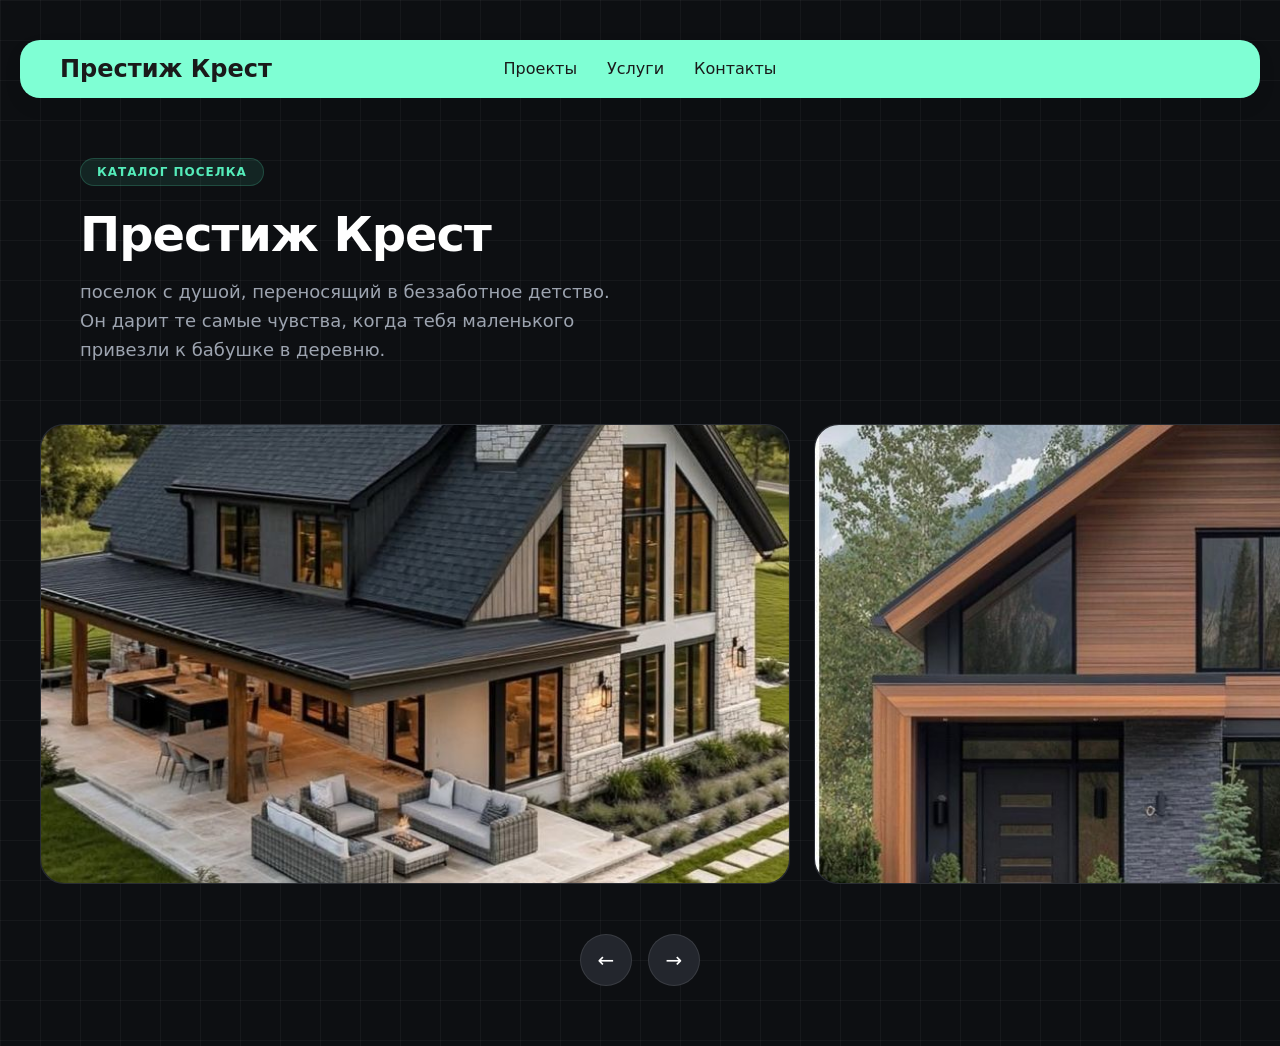
<file: index.html>
<!DOCTYPE html>
<html lang="ru">
<head>
    <meta charset="utf-8">
    <meta name="viewport" content="width=device-width, initial-scale=1.0">
    <title>ЖВ 2532</title>
    <link rel="stylesheet" href="style/style_index.css">
</head>
<body>

    <header>
        <div class="logo">
            <a href="index.html" class="logo-link">
                <span class="Text-name">Престиж Крест</span>
            </a>
        </div>

        <nav>
            <a href="vkladki/project.html">Проекты</a>
            <a href="vkladki/services.html">Услуги</a>
            <a href="vkladki/contacts.html">Контакты</a>
        </nav>

        <div class="header-spacer"></div>
    </header>

    <main>
        <div class="badge">КАТАЛОГ ПОСЕЛКА</div>
        <h1>Престиж Крест</h1>
        <p class="main-desc">
            поселок с душой, переносящий в беззаботное детство.<br>
            Он дарит те самые чувства, когда тебя маленького<br>
            привезли к бабушке в деревню.
        </p>
    </main>

    <section class="gallery-container">
        <div class="gallery-scroll" id="gallery">
            <div class="gallery-item"><img src="photo/дома/дом1.png" alt="Фото 1"></div>
            <div class="gallery-item"><img src="photo/дома/дом2.png" alt="Фото 2"></div>
            <div class="gallery-item"><img src="photo/дома/дом3.png" alt="Фото 3"></div>
            <div class="gallery-item"><img src="photo/дома/дом4.png" alt="Фото 4"></div>
        </div>

        <div class="gallery-controls">
            <button class="nav-btn" id="prevBtn">&#8592;</button>
            <button class="nav-btn" id="nextBtn">&#8594;</button>
        </div>
    </section>

    <script>
        const gallery = document.getElementById('gallery');
        const prevBtn = document.getElementById('prevBtn');
        const nextBtn = document.getElementById('nextBtn');
        const scrollAmount = 450; 

        nextBtn.addEventListener('click', () => {
            gallery.scrollBy({ left: scrollAmount, behavior: 'smooth' });
        });

        prevBtn.addEventListener('click', () => {
            gallery.scrollBy({ left: -scrollAmount, behavior: 'smooth' });
        });
    </script>

</body>
</html>
</file>
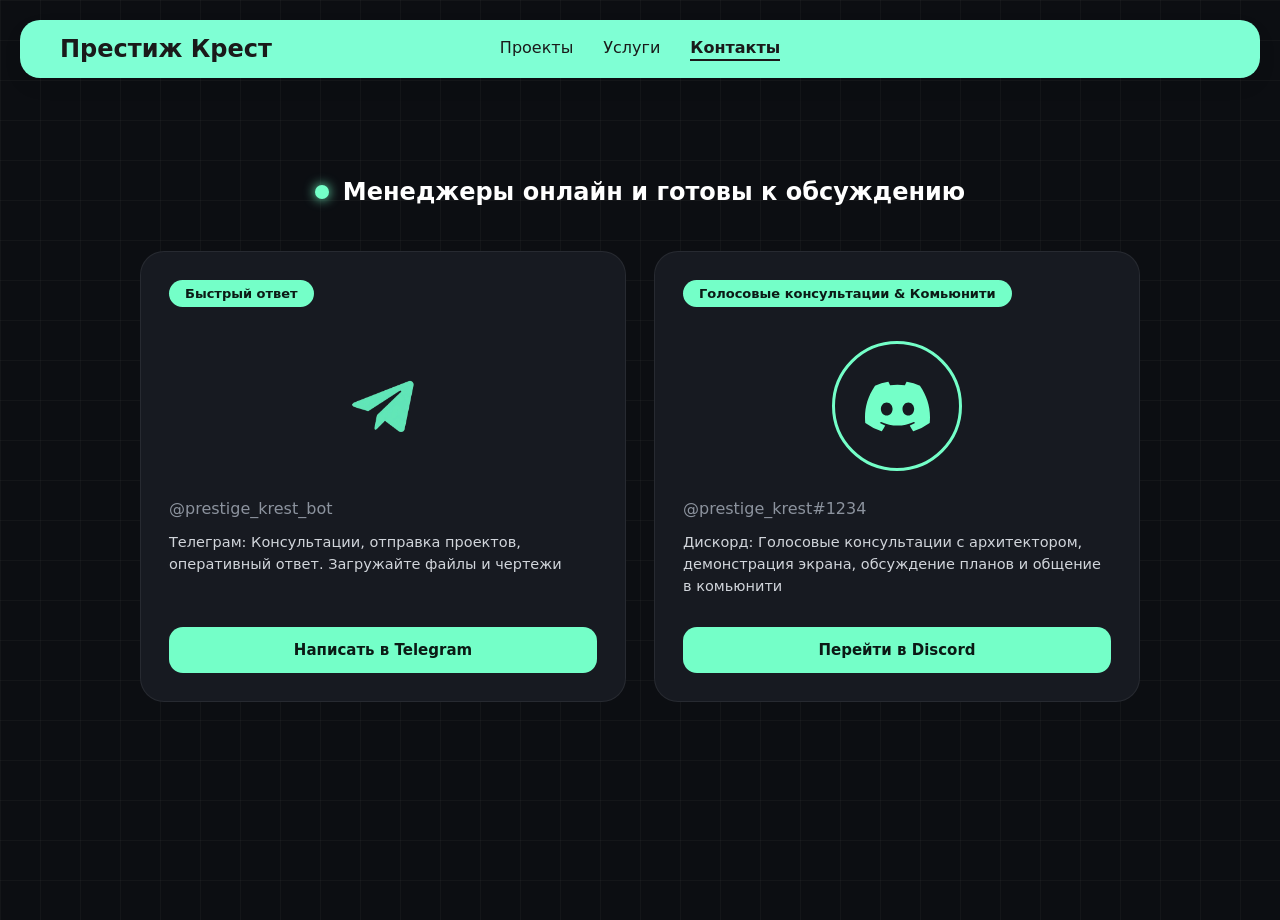
<file: vkladki/contacts.html>
<!DOCTYPE html>
<html lang="ru">
<head>
    <meta charset="utf-8">
    <meta name="viewport" content="width=device-width, initial-scale=1.0">
    <title>Контакты — Престиж Крест</title>
    <link rel="stylesheet" href="../style/style_contacts.css">
</head>
<body>

    <!-- Единая бирюзовая плашка-шапка -->
    <header>
        <div class="logo">
            <a href="../index.html" class="logo-link">
                <span class="Text-name">Престиж Крест</span>
            </a>
        </div>

        <nav>
            <a href="project.html">Проекты</a>
            <a href="services.html">Услуги</a>
            <a href="contacts.html" class="active">Контакты</a>
        </nav>

        <div class="header-spacer"></div>
    </header>

    <!-- Контент страницы контактов -->
    <main class="contacts-container">
        
        <!-- Статус онлайн -->
        <div class="status-header">
            <span class="status-dot"></span>
            <h2>Менеджеры онлайн и готовы к обсуждению</h2>
        </div>

        <!-- Сетка из 2 карточек -->
        <div class="contacts-grid">
            
            <!-- Карточка Telegram -->
           <article class="contact-card">
             <span class="badge">Быстрый ответ</span>

            <div class="contact-icon">
                <img src="../photo/иконки/тг.png" alt="Telegram">
            </div>

            <div class="contact-username">@prestige_krest_bot</div>

                <p class="contact-desc">
        Телеграм: Консультации, отправка проектов, оперативный ответ. Загружайте файлы и чертежи
                </p>

    <!-- Ссылку в href меняем на контакт в Telegram, а не путь к картинке -->
                <a href="https://t.me/prestige_krest_bot" target="_blank" rel="noopener noreferrer" class="contact-btn">Написать в Telegram</a>
            </article>

            <!-- Карточка Discord -->
            <article class="contact-card">
                <span class="badge">Голосовые консультации & Комьюнити</span>
                
                <div class="contact-icon discord-icon">
                    <svg viewBox="0 0 24 24" fill="currentColor">
                        <path d="M20.317 4.37a19.791 19.791 0 0 0-4.885-1.515.074.074 0 0 0-.079.037c-.21.375-.444.864-.608 1.25a18.27 18.27 0 0 0-5.487 0 12.64 12.64 0 0 0-.617-1.25.077.077 0 0 0-.079-.037A19.736 19.736 0 0 0 3.677 4.37a.07.07 0 0 0-.032.027C.533 9.046-.32 13.58.099 18.057a.082.082 0 0 0 .031.057 19.9 19.9 0 0 0 5.993 3.03.078.078 0 0 0 .084-.028c.462-.63.874-1.295 1.226-1.994.021-.041.001-.09-.041-.106a13.107 13.107 0 0 1-1.872-.892.077.077 0 0 1-.008-.128 10.2 10.2 0 0 0 .372-.292.074.074 0 0 1 .077-.01c3.928 1.793 8.18 1.793 12.061 0a.074.074 0 0 1 .078.01c.12.098.246.198.373.292a.077.077 0 0 1-.006.127 12.299 12.299 0 0 1-1.873.893.077.077 0 0 0-.041.107c.36.698.772 1.362 1.225 1.993a.076.076 0 0 0 .084.028 19.839 19.839 0 0 0 6.002-3.03.077.077 0 0 0 .032-.054c.5-5.177-.838-9.674-3.549-13.66a.061.061 0 0 0-.031-.028zM8.02 15.33c-1.183 0-2.157-1.085-2.157-2.419 0-1.333.956-2.419 2.157-2.419 1.21 0 2.176 1.096 2.157 2.42 0 1.333-.956 2.418-2.157 2.418zm7.975 0c-1.183 0-2.157-1.085-2.157-2.419 0-1.333.955-2.419 2.157-2.419 1.21 0 2.176 1.096 2.157 2.42 0 1.333-.946 2.418-2.157 2.418z"/>
                    </svg>
                </div>

                <div class="contact-username">@prestige_krest#1234</div>
                
                <p class="contact-desc">
                    Дискорд: Голосовые консультации с архитектором, демонстрация экрана, обсуждение планов и общение в комьюнити
                </p>

                <a href="https://discord.gg/" target="_blank" rel="noopener noreferrer" class="contact-btn">Перейти в Discord</a>
            </article>

        </div>
    </main>

</body>
</html>
</file>
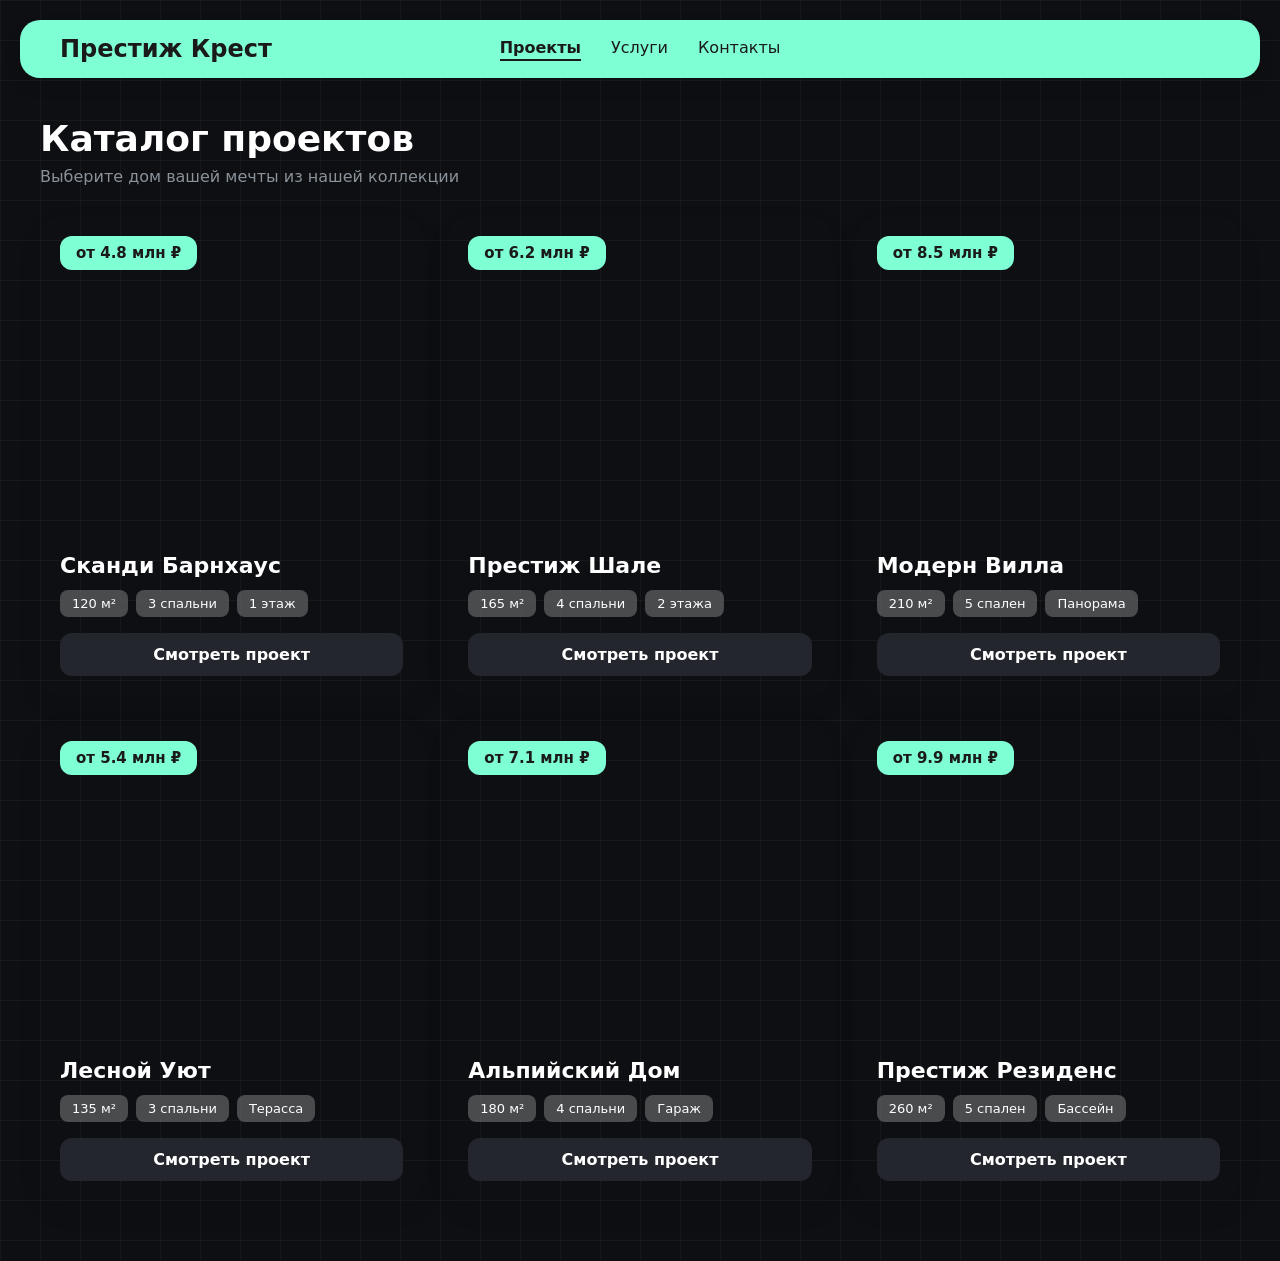
<file: vkladki/project.html>
<!DOCTYPE html>
<html lang="ru">
<head>
    <meta charset="utf-8">
    <meta name="viewport" content="width=device-width, initial-scale=1.0">
    <title>Проекты — Престиж Крест</title>
    <link rel="stylesheet" href="../style/style_project.css">
</head>
<body>

    <!-- плашка-шапка -->
    <header>
        <div class="logo">
            <a href="../index.html" class="logo-link">
            <span class="Text-name">Престиж Крест</span>
            </a>
        </div>

        <nav>
            <a href="project.html" class="active">Проекты</a>
            <a href="services.html">Услуги</a>
            <a href="contacts.html">Контакты</a>
        </nav>

        <div class="header-spacer"></div>
    </header>

    <!-- Основной каталог проектов -->
    <main class="projects-container">
        <div class="catalog-header">
            <h1>Каталог проектов</h1>
            <p>Выберите дом вашей мечты из нашей коллекции</p>
        </div>

        <div class="projects-grid">
            
            <!-- Карточка 1 -->
            <article class="house-card">
                <div class="card-image" style="background-image: url('https://images.unsplash.com/photo-1518780664697-55e3ad937233?auto=format&fit=crop&w=800&q=80');">
                    <span class="price-badge">от 4.8 млн ₽</span>
                    <div class="card-content">
                        <h3>Сканди Барнхаус</h3>
                        <div class="specs">
                            <span>120 м²</span>
                            <span>3 спальни</span>
                            <span>1 этаж</span>
                        </div>
                        <a href="#" class="card-btn">Смотреть проект</a>
                    </div>
                </div>
            </article>

            <!-- Карточка 2 -->
            <article class="house-card">
                <div class="card-image" style="background-image: url('https://images.unsplash.com/photo-1600585154340-be6161a56a0c?auto=format&fit=crop&w=800&q=80');">
                    <span class="price-badge">от 6.2 млн ₽</span>
                    <div class="card-content">
                        <h3>Престиж Шале</h3>
                        <div class="specs">
                            <span>165 м²</span>
                            <span>4 спальни</span>
                            <span>2 этажа</span>
                        </div>
                        <a href="#" class="card-btn">Смотреть проект</a>
                    </div>
                </div>
            </article>

            <!-- Карточка 3 -->
            <article class="house-card">
                <div class="card-image" style="background-image: url('https://images.unsplash.com/photo-1600596542815-ffad4c1539a9?auto=format&fit=crop&w=800&q=80');">
                    <span class="price-badge">от 8.5 млн ₽</span>
                    <div class="card-content">
                        <h3>Модерн Вилла</h3>
                        <div class="specs">
                            <span>210 м²</span>
                            <span>5 спален</span>
                            <span>Панорама</span>
                        </div>
                        <a href="#" class="card-btn">Смотреть проект</a>
                    </div>
                </div>
            </article>

            <!-- Карточка 4 -->
            <article class="house-card">
                <div class="card-image" style="background-image: url('https://images.unsplash.com/photo-1513694203232-719a280e022f?auto=format&fit=crop&w=800&q=80');">
                    <span class="price-badge">от 5.4 млн ₽</span>
                    <div class="card-content">
                        <h3>Лесной Уют</h3>
                        <div class="specs">
                            <span>135 м²</span>
                            <span>3 спальни</span>
                            <span>Терасса</span>
                        </div>
                        <a href="#" class="card-btn">Смотреть проект</a>
                    </div>
                </div>
            </article>

            <!-- Карточка 5 -->
            <article class="house-card">
                <div class="card-image" style="background-image: url('https://images.unsplash.com/photo-1542314831-068cd1dbfeeb?auto=format&fit=crop&w=800&q=80');">
                    <span class="price-badge">от 7.1 млн ₽</span>
                    <div class="card-content">
                        <h3>Альпийский Дом</h3>
                        <div class="specs">
                            <span>180 м²</span>
                            <span>4 спальни</span>
                            <span>Гараж</span>
                        </div>
                        <a href="#" class="card-btn">Смотреть проект</a>
                    </div>
                </div>
            </article>

            <!-- Карточка 6 -->
            <article class="house-card">
                <div class="card-image" style="background-image: url('https://images.unsplash.com/photo-1580587771525-78b9dba3b914?auto=format&fit=crop&w=800&q=80');">
                    <span class="price-badge">от 9.9 млн ₽</span>
                    <div class="card-content">
                        <h3>Престиж Резиденс</h3>
                        <div class="specs">
                            <span>260 м²</span>
                            <span>5 спален</span>
                            <span>Бассейн</span>
                        </div>
                        <a href="#" class="card-btn">Смотреть проект</a>
                    </div>
                </div>
            </article>

        </div>
    </main>

</body>
</html>
</file>
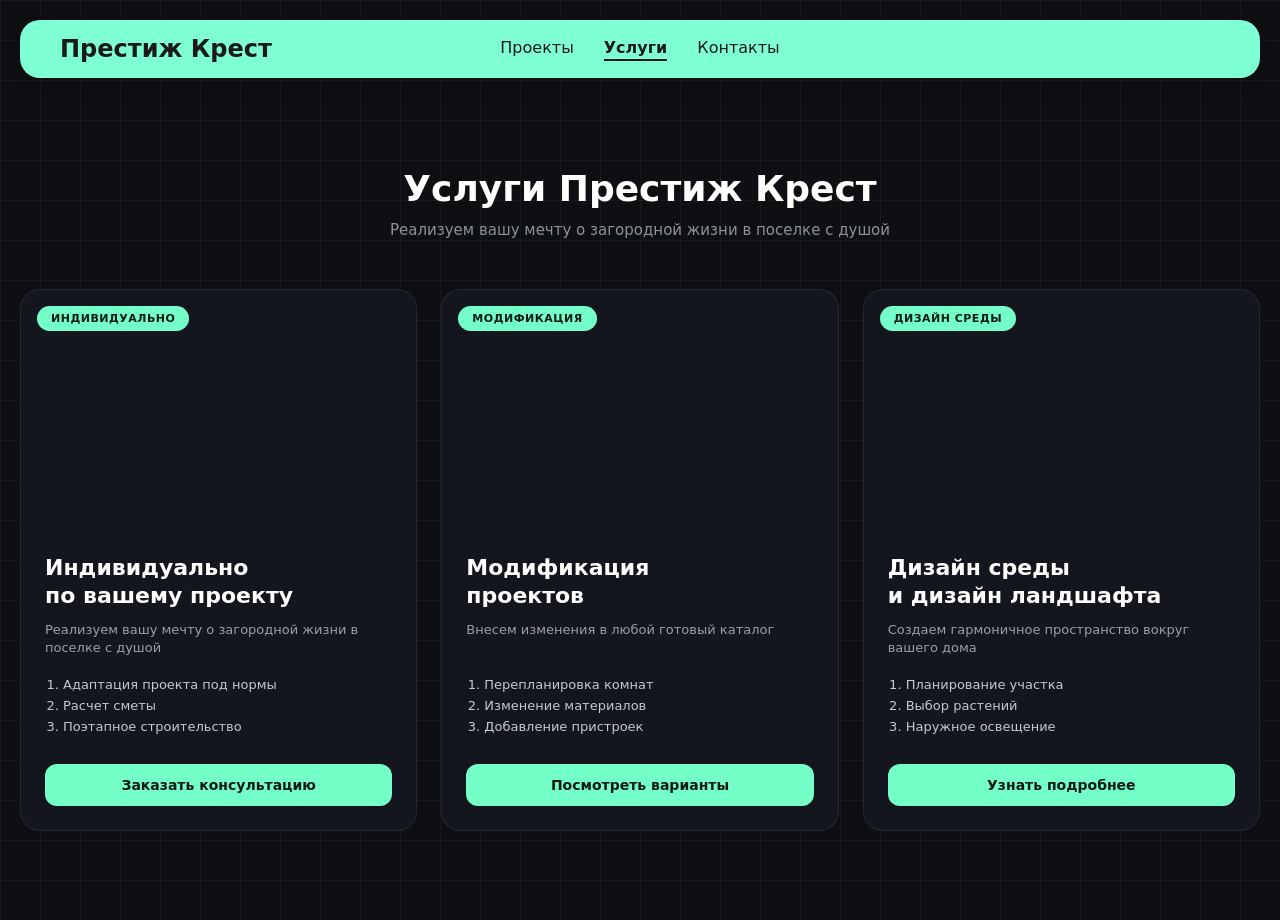
<file: vkladki/services.html>
<!DOCTYPE html>
<html lang="ru">
<head>
    <meta charset="utf-8">
    <meta name="viewport" content="width=device-width, initial-scale=1.0">
    <title>Услуги — Престиж Крест</title>
    <link rel="stylesheet" href="../style/style_services.css">
</head>
<body>

    <!-- Единая бирюзовая плашка-шапка -->
    <header>
        <div class="logo">
            <a href="../index.html" class="logo-link">
                <span class="Text-name">Престиж Крест</span>
            </a>
        </div>

        <nav>
            <a href="project.html">Проекты</a>
            <a href="services.html" class="active">Услуги</a>
            <a href="contacts.html">Контакты</a>
        </nav>

        <div class="header-spacer"></div>
    </header>

    <!-- Основная секция -->
    <main class="services-container">
        <div class="services-header">
            <h1>Услуги Престиж Крест</h1>
            <p>Реализуем вашу мечту о загородной жизни в поселке с душой</p>
        </div>

        <div class="services-grid">
            
            <!-- Карточка 1 -->
            <article class="service-card">
                <div class="service-image" style="background-image: url('https://images.unsplash.com/photo-1600585154340-be6161a56a0c?auto=format&fit=crop&w=800&q=80');">
                    <span class="badge">ИНДИВИДУАЛЬНО</span>
                </div>
                <div class="service-content">
                    <h3>Индивидуально<br>по вашему проекту</h3>
                    <p class="service-desc">Реализуем вашу мечту о загородной жизни в поселке с душой</p>
                    <ol class="service-list">
                        <li>Адаптация проекта под нормы</li>
                        <li>Расчет сметы</li>
                        <li>Поэтапное строительство</li>
                    </ol>
                    <a href="#" class="service-btn">Заказать консультацию</a>
                </div>
            </article>

            <!-- Карточка 2 -->
            <article class="service-card">
                <div class="service-image" style="background-image: url('https://images.unsplash.com/photo-1518780664697-55e3ad937233?auto=format&fit=crop&w=800&q=80');">
                    <span class="badge">МОДИФИКАЦИЯ</span>
                </div>
                <div class="service-content">
                    <h3>Модификация<br>проектов</h3>
                    <p class="service-desc">Внесем изменения в любой готовый каталог</p>
                    <ol class="service-list">
                        <li>Перепланировка комнат</li>
                        <li>Изменение материалов</li>
                        <li>Добавление пристроек</li>
                    </ol>
                    <a href="#" class="service-btn">Посмотреть варианты</a>
                </div>
            </article>

            <!-- Карточка 3 -->
            <article class="service-card">
                <div class="service-image" style="background-image: url('https://images.unsplash.com/photo-1584622650111-993a426fbf0a?auto=format&fit=crop&w=800&q=80');">
                    <span class="badge">ДИЗАЙН СРЕДЫ</span>
                </div>
                <div class="service-content">
                    <h3>Дизайн среды<br>и дизайн ландшафта</h3>
                    <p class="service-desc">Создаем гармоничное пространство вокруг вашего дома</p>
                    <ol class="service-list">
                        <li>Планирование участка</li>
                        <li>Выбор растений</li>
                        <li>Наружное освещение</li>
                    </ol>
                    <a href="#" class="service-btn">Узнать подробнее</a>
                </div>
            </article>

        </div>
    </main>

</body>
</html>
</file>
<file: style/style_index.css>
* {
    margin: 0;
    padding: 0;
    box-sizing: border-box;
    font-family: 'Inter', system-ui, -apple-system, sans-serif;
}

body {
    background-color: #0d0f12;
    background-image: 
        linear-gradient(rgba(255, 255, 255, 0.04) 1px, transparent 1px),
        linear-gradient(90deg, rgba(255, 255, 255, 0.04) 1px, transparent 1px);
    background-size: 40px 40px;
    color: #ffffff;
    min-height: 100vh;
    padding: 20px 0;
}

html {
    scroll-behavior: smooth;
}

/* Главный блок с заголовком */
main {
    max-width: 1200px;
    margin: 60px auto 40px auto;
    padding: 0 40px;
}

.badge {
    display: inline-block;
    padding: 6px 16px;
    background-color: rgba(85, 236, 186, 0.1);
    border: 1px solid rgba(85, 236, 186, 0.2);
    color: #55ecba;
    border-radius: 20px;
    font-size: 12px;
    font-weight: 700;
    letter-spacing: 1px;
    margin-bottom: 20px;
}

h1 {
    font-size: 48px;
    font-weight: 800;
    color: #ffffff;
    margin-bottom: 16px;
    letter-spacing: -1px;
}

.main-desc {
    font-size: 18px;
    color: #9da4b0;
    line-height: 1.6;
}

/* Слайдер и галерея */
.gallery-container {
    max-width: 1400px;
    margin: 40px auto;
}

.gallery-scroll {
    display: flex;
    gap: 24px;
    overflow-x: auto; 
    padding: 20px 40px; 
    scroll-snap-type: x mandatory; 
    -ms-overflow-style: none;  
    scrollbar-width: none;  
}

.gallery-scroll::-webkit-scrollbar {
    display: none; 
}

.gallery-item {
    flex: 0 0 70%; 
    max-width: 750px;
    height: 460px;
    border-radius: 24px;
    scroll-snap-align: center; 
    background-color: #1e2127;
    border: 1px solid rgba(255, 255, 255, 0.05);
    transition: transform 0.4s cubic-bezier(0.25, 1, 0.5, 1), box-shadow 0.4s ease;
    will-change: transform;
}

.gallery-item img {
    width: 100%;
    height: 100%;
    object-fit: cover; 
    display: block;
    border-radius: 24px;
}

.gallery-item:hover {
    transform: translateY(-6px) scale(1.02); 
    z-index: 5;
    box-shadow: 0 20px 40px rgba(0, 0, 0, 0.5);
}

/* Кнопки навигации слайдера */
.gallery-controls {
    display: flex;
    justify-content: center;
    gap: 16px;
    margin-top: 30px;
}

.nav-btn {
    width: 52px;
    height: 52px;
    border-radius: 50%;
    background-color: #23262d;
    border: 1px solid rgba(255, 255, 255, 0.1);
    color: #ffffff;
    font-size: 20px;
    cursor: pointer;
    display: flex;
    align-items: center;
    justify-content: center;
    transition: all 0.2s ease;
}

.nav-btn:hover {
    background-color: #55ecba;
    color: #0b1a15;
    border-color: #55ecba;
    transform: scale(1.08);
}

.nav-btn:active {
    transform: scale(0.95);
}

/* ===== Единая бирюзовая шапка ===== */
header {
    display: grid;
    grid-template-columns: 1fr auto 1fr;
    align-items: center;
    max-width: 1240px;
    width: calc(100% - 40px);
    padding: 15px 40px;
    margin: 20px auto 40px auto;
    background-color: aquamarine;
    border-radius: 20px;
    box-shadow: 0 8px 20px rgba(0, 0, 0, 0.06);
}

.logo-link,
.logo-link:hover,
.logo-link:focus,
.logo-link:active {
    text-decoration: none;
}

.Text-name {
    color: #1a1a1a;
    font-weight: bold;
    font-size: 24px;
}

header nav {
    display: flex;
    gap: 30px;
    justify-self: center;
}

header nav a {
    text-decoration: none;
    color: #1a1a1a;
    font-size: 16px;
    font-weight: 500;
    transition: opacity 0.2s;
    padding-bottom: 2px;
}

header nav a:hover,
header nav a.active {
    font-weight: bold;
    border-bottom: 2px solid #1a1a1a;
}

.header-spacer {
    justify-self: end;
}

@media (max-width: 640px) {
    header {
        grid-template-columns: 1fr;
        width: calc(100% - 24px);
        gap: 15px;
        text-align: center;
        padding: 18px 24px;
        border-radius: 24px;
    }
    header nav {
        justify-content: center;
        flex-wrap: wrap;
    }
    .header-spacer {
        display: none;
    }
}
</file>
<file: style/style_contacts.css>
/* ===================================
   1. Сбросы и фон сайта
   =================================== */
* {
    margin: 0;
    padding: 0;
    box-sizing: border-box;
    font-family: 'Inter', system-ui, -apple-system, sans-serif;
}

body {
    background-color: #0c0e12;
    background-image: 
        linear-gradient(rgba(255, 255, 255, 0.03) 1px, transparent 1px),
        linear-gradient(90deg, rgba(255, 255, 255, 0.03) 1px, transparent 1px);
    background-size: 40px 40px;
    color: #ffffff;
    min-height: 100vh;
}

/* ===================================
   2. Секция Контактов
   =================================== */
.contacts-container {
    max-width: 1040px;
    margin: 0 auto;
    padding: 60px 20px 80px 20px;
}

/* Статус-шапка */
.status-header {
    display: flex;
    align-items: center;
    justify-content: center;
    gap: 14px;
    margin-bottom: 45px;
}

.status-header h2 {
    font-size: 24px;
    font-weight: 600;
    color: #ffffff;
}

.status-dot {
    width: 14px;
    height: 14px;
    background-color: #74ffc8;
    border-radius: 50%;
    box-shadow: 0 0 12px #74ffc8;
    animation: pulse 2s infinite ease-in-out;
}

@keyframes pulse {
    0% { transform: scale(0.95); box-shadow: 0 0 6px #74ffc8; }
    50% { transform: scale(1.15); box-shadow: 0 0 16px #74ffc8; }
    100% { transform: scale(0.95); box-shadow: 0 0 6px #74ffc8; }
}

/* Сетка карточек */
.contacts-grid {
    display: grid;
    grid-template-columns: repeat(2, 1fr);
    gap: 28px;
}

/* Карточка */
.contact-card {
    background-color: #171a21;
    border: 1px solid rgba(255, 255, 255, 0.07);
    border-radius: 24px;
    padding: 28px;
    display: flex;
    flex-direction: column;
    align-items: flex-start;
    position: relative;
    transition: transform 0.25s ease, border-color 0.25s ease;
}

.contact-card:hover {
    transform: translateY(-4px);
    border-color: rgba(116, 255, 200, 0.25);
}

/* Мятный бейдж (как на концепте) */
.contact-card .badge {
    background-color: #74ffc8;
    color: #0b1a15;
    font-size: 13px;
    font-weight: 600;
    padding: 6px 16px;
    border-radius: 20px;
    margin-bottom: 24px;
}

/* Иконки */
.contact-icon {
    width: 130px;
    height: 130px;
    border-radius: 50%;
    display: flex;
    align-items: center;
    justify-content: center;
    margin: 10px auto 28px auto;
}

.contact-icon.tg-icon {
    background-color: #74ffc8;
    color: #171a21;
}

.contact-icon.tg-icon svg {
    width: 70px;
    height: 70px;
}

.contact-icon.discord-icon {
    background-color: transparent;
    border: 3.5px solid #74ffc8;
    color: #74ffc8;
}

.contact-icon.discord-icon svg {
    width: 65px;
    height: 65px;
}

/* Тексты */
.contact-username {
    font-size: 16px;
    font-weight: 500;
    color: #8c939e;
    margin-bottom: 14px;
}

.contact-desc {
    font-size: 14.5px;
    line-height: 1.5;
    color: #d1d5db;
    margin-bottom: 30px;
    flex-grow: 1;
}

/* Кнопка во всю ширину */
.contact-btn {
    display: block;
    width: 100%;
    text-align: center;
    background-color: #74ffc8;
    color: #0b1a15;
    text-decoration: none;
    font-weight: 700;
    font-size: 15px;
    padding: 14px 0;
    border-radius: 14px;
    transition: background-color 0.2s ease;
}

.contact-btn:hover {
    background-color: #5ee0a5;
}

/* ===================================
   4. Адаптив
   =================================== */
@media (max-width: 820px) {
    .contacts-grid {
        grid-template-columns: 1fr;
    }
}

@media (max-width: 650px) {
    .status-header h2 {
        font-size: 18px;
        text-align: center;
    }
}
/* ===== Единая бирюзовая шапка (по образцу вкладки "Проекты") ===== */
header {
    display: grid;
    grid-template-columns: 1fr auto 1fr;
    align-items: center;
    max-width: 1240px;
    width: calc(100% - 40px);
    padding: 15px 40px;
    margin: 20px auto 40px auto;
    background-color: aquamarine;
    border-radius: 20px;
    box-shadow: 0 8px 20px rgba(0, 0, 0, 0.06);
}

.logo-link,
.logo-link:hover,
.logo-link:focus,
.logo-link:active {
    text-decoration: none;
}

.Text-name {
    color: #1a1a1a;
    font-weight: bold;
    font-size: 24px;
}

header nav {
    display: flex;
    gap: 30px;
    justify-self: center;
}

header nav a {
    text-decoration: none;
    color: #1a1a1a;
    font-size: 16px;
    font-weight: 500;
    transition: opacity 0.2s;
    padding-bottom: 2px;
}

header nav a:hover,
header nav a.active {
    font-weight: bold;
    border-bottom: 2px solid #1a1a1a;
}

.header-spacer {
    justify-self: end;
}

@media (max-width: 640px) {
    header {
        grid-template-columns: 1fr;
        width: calc(100% - 24px);
        gap: 15px;
        text-align: center;
        padding: 18px 24px;
        border-radius: 24px;
    }
    header nav {
        justify-content: center;
        flex-wrap: wrap;
    }
    .header-spacer {
        display: none;
    }
}

.contact-icon img {
    width: 65px;
    height: 65px;
    object-fit: contain;
}
</file>
<file: style/style_project.css>
/* Общие сбросы */
* {
    margin: 0;
    padding: 0;
    box-sizing: border-box;
    font-family: 'Inter', system-ui, -apple-system, sans-serif;
}

body {
    background-color: #0d0f12;
    background-image: 
        linear-gradient(rgba(255, 255, 255, 0.04) 1px, transparent 1px),
        linear-gradient(90deg, rgba(255, 255, 255, 0.04) 1px, transparent 1px);
    background-size: 40px 40px;
    color: #ffffff;
    min-height: 100vh;
}

/* Контейнер каталога */
.projects-container {
    max-width: 1240px;
    margin: 0 auto;
    padding: 0 20px 60px 20px;
}

.catalog-header {
    margin-bottom: 30px;
}

.catalog-header h1 {
    font-size: 36px;
    font-weight: bold;
    margin-bottom: 8px;
}

.catalog-header p {
    color: #8b929a;
    font-size: 16px;
}

/* Сетка в 3 колонки */
.projects-grid {
    display: grid;
    grid-template-columns: repeat(3, 1fr);
    gap: 25px;
}

/* Карточка анкетного типа */
.house-card {
    height: 480px;
    border-radius: 24px;
    overflow: hidden;
    box-shadow: 0 10px 25px rgba(0, 0, 0, 0.08);
    transition: transform 0.3s ease, box-shadow 0.3s ease;
}

.house-card:hover {
    transform: translateY(-6px);
    box-shadow: 0 18px 35px rgba(0, 0, 0, 0.14);
}

.card-image {
    width: 100%;
    height: 100%;
    background-size: cover;
    background-position: center;
    display: flex;
    flex-direction: column;
    justify-content: space-between;
    padding: 20px;
    box-sizing: border-box;
    /* Градиент снизу вверх для читаемости белого текста */
    background-image: linear-gradient(180deg, rgba(0,0,0,0.1) 0%, rgba(0,0,0,0.85) 100%);
}

/* Плашка с ценой */
.price-badge {
    align-self: flex-start;
    background-color: aquamarine;
    color: #1a1a1a;
    font-weight: bold;
    font-size: 15px;
    padding: 8px 16px;
    border-radius: 12px;
}

.card-content h3 {
    color: #ffffff;
    font-size: 22px;
    margin-bottom: 12px;
}

.specs {
    display: flex;
    gap: 8px;
    margin-bottom: 16px;
    flex-wrap: wrap;
}

.specs span {
    background: rgba(255, 255, 255, 0.25);
    backdrop-filter: blur(8px);
    color: #ffffff;
    font-size: 13px;
    padding: 6px 12px;
    border-radius: 8px;
}

.card-btn {
    display: block;
    text-align: center;
    background-color: #23262d;
    color: #ffffff;
    text-decoration: none;
    font-weight: bold;
    padding: 12px;
    border-radius: 12px;
    transition: background-color 0.2s;
}

.card-btn:hover {
    background-color: aquamarine;
    color: #1a1a1a;
}

/* Адаптивность для мобильных устройств */
@media (max-width: 992px) {
    .projects-grid {
        grid-template-columns: repeat(2, 1fr);
    }
}

@media (max-width: 640px) {
    header {
        grid-template-columns: 1fr;
        gap: 15px;
        text-align: center;
    }
    nav {
        justify-content: center;
    }
    .projects-grid {
        grid-template-columns: 1fr;
    }
}

/* ===== Единая бирюзовая шапка ===== */
header {
    display: grid;
    grid-template-columns: 1fr auto 1fr;
    align-items: center;
    max-width: 1240px;
    width: calc(100% - 40px);
    padding: 15px 40px;
    margin: 20px auto 40px auto;
    background-color: aquamarine;
    border-radius: 20px;
    box-shadow: 0 8px 20px rgba(0, 0, 0, 0.06);
}

.logo-link,
.logo-link:hover,
.logo-link:focus,
.logo-link:active {
    text-decoration: none;
}

.Text-name {
    color: #1a1a1a;
    font-weight: bold;
    font-size: 24px;
}

header nav {
    display: flex;
    gap: 30px;
    justify-self: center;
}

header nav a {
    text-decoration: none;
    color: #1a1a1a;
    font-size: 16px;
    font-weight: 500;
    transition: opacity 0.2s;
    padding-bottom: 2px;
}

header nav a:hover,
header nav a.active {
    font-weight: bold;
    border-bottom: 2px solid #1a1a1a;
}

.header-spacer {
    justify-self: end;
}

@media (max-width: 640px) {
    header {
        grid-template-columns: 1fr;
        width: calc(100% - 24px);
        gap: 15px;
        text-align: center;
        padding: 18px 24px;
        border-radius: 24px;
    }
    header nav {
        justify-content: center;
        flex-wrap: wrap;
    }
    .header-spacer {
        display: none;
    }
}
</file>
<file: style/style_services.css>
/* Общие сбросы и фон с фоновой сеткой */
* {
    margin: 0;
    padding: 0;
    box-sizing: border-box;
    font-family: 'Inter', system-ui, -apple-system, sans-serif;
}

body {
    background-color: #0d0f12;
    background-image: 
        linear-gradient(rgba(255, 255, 255, 0.04) 1px, transparent 1px),
        linear-gradient(90deg, rgba(255, 255, 255, 0.04) 1px, transparent 1px);
    background-size: 40px 40px;
    color: #ffffff;
    min-height: 100vh;
}

/* Основной контейнер */
.services-container {
    max-width: 1280px;
    margin: 0 auto;
    padding: 50px 20px 80px 20px;
}

.services-header {
    text-align: center;
    margin-bottom: 50px;
}

.services-header h1 {
    font-size: 36px;
    font-weight: 700;
    margin-bottom: 12px;
}

.services-header p {
    color: #8b929a;
    font-size: 15px;
}

/* Вертикальная сетка 3 карточки в ряд */
.services-grid {
    display: grid;
    grid-template-columns: repeat(3, 1fr);
    gap: 24px;
}

/* Вертикальная карточка */
.service-card {
    display: flex;
    flex-direction: column;
    background-color: #14161d;
    border-radius: 20px;
    overflow: hidden;
    border: 1px solid rgba(255, 255, 255, 0.08);
    transition: transform 0.25s ease, box-shadow 0.25s ease;
}

.service-card:hover {
    transform: translateY(-6px);
    box-shadow: 0 16px 35px rgba(0, 0, 0, 0.4);
}

/* Верхнее фото */
.service-image {
    height: 240px;
    background-size: cover;
    background-position: center;
    position: relative;
}

/* Бейдж поверх фото */
.badge {
    position: absolute;
    top: 16px;
    left: 16px;
    background-color: #74ffc8;
    color: #0b1a15;
    font-size: 11px;
    font-weight: 700;
    padding: 6px 14px;
    border-radius: 20px;
    letter-spacing: 0.5px;
}

/* Нижний текстовый блок */
.service-content {
    padding: 24px;
    display: flex;
    flex-direction: column;
    flex-grow: 1;
}

.service-content h3 {
    font-size: 22px;
    font-weight: 700;
    color: #ffffff;
    margin-bottom: 12px;
    line-height: 1.25;
}

.service-desc {
    font-size: 13px;
    color: #9aa0a6;
    margin-bottom: 20px;
    line-height: 1.4;
}

.service-list {
    padding-left: 18px;
    margin-bottom: 24px;
    margin-top: auto;
}

.service-list li {
    font-size: 13px;
    color: #c5c9d0;
    margin-bottom: 6px;
}

/* Мятная кнопка во всю ширину */
.service-btn {
    display: block;
    width: 100%;
    text-align: center;
    background-color: #74ffc8;
    color: #0b1a15;
    text-decoration: none;
    font-weight: 700;
    font-size: 14px;
    padding: 13px 0;
    border-radius: 12px;
    transition: background-color 0.2s;
}

.service-btn:hover {
    background-color: #5ee0a5;
}

/* Адаптив под планшеты и мобильные */
@media (max-width: 960px) {
    .services-grid {
        grid-template-columns: repeat(2, 1fr);
    }
}

@media (max-width: 650px) {
    .services-grid {
        grid-template-columns: 1fr;
    }
}
/* ===== Единая бирюзовая шапка (по образцу вкладки "Проекты") ===== */
header {
    display: grid;
    grid-template-columns: 1fr auto 1fr;
    align-items: center;
    max-width: 1240px;
    width: calc(100% - 40px);
    padding: 15px 40px;
    margin: 20px auto 40px auto;
    background-color: aquamarine;
    border-radius: 20px;
    box-shadow: 0 8px 20px rgba(0, 0, 0, 0.06);
}

.logo-link,
.logo-link:hover,
.logo-link:focus,
.logo-link:active {
    text-decoration: none;
}

.Text-name {
    color: #1a1a1a;
    font-weight: bold;
    font-size: 24px;
}

header nav {
    display: flex;
    gap: 30px;
    justify-self: center;
}

header nav a {
    text-decoration: none;
    color: #1a1a1a;
    font-size: 16px;
    font-weight: 500;
    transition: opacity 0.2s;
    padding-bottom: 2px;
}

header nav a:hover,
header nav a.active {
    font-weight: bold;
    border-bottom: 2px solid #1a1a1a;
}

.header-spacer {
    justify-self: end;
}

@media (max-width: 640px) {
    header {
        grid-template-columns: 1fr;
        width: calc(100% - 24px);
        gap: 15px;
        text-align: center;
        padding: 18px 24px;
        border-radius: 24px;
    }
    header nav {
        justify-content: center;
        flex-wrap: wrap;
    }
    .header-spacer {
        display: none;
    }
}
</file>
